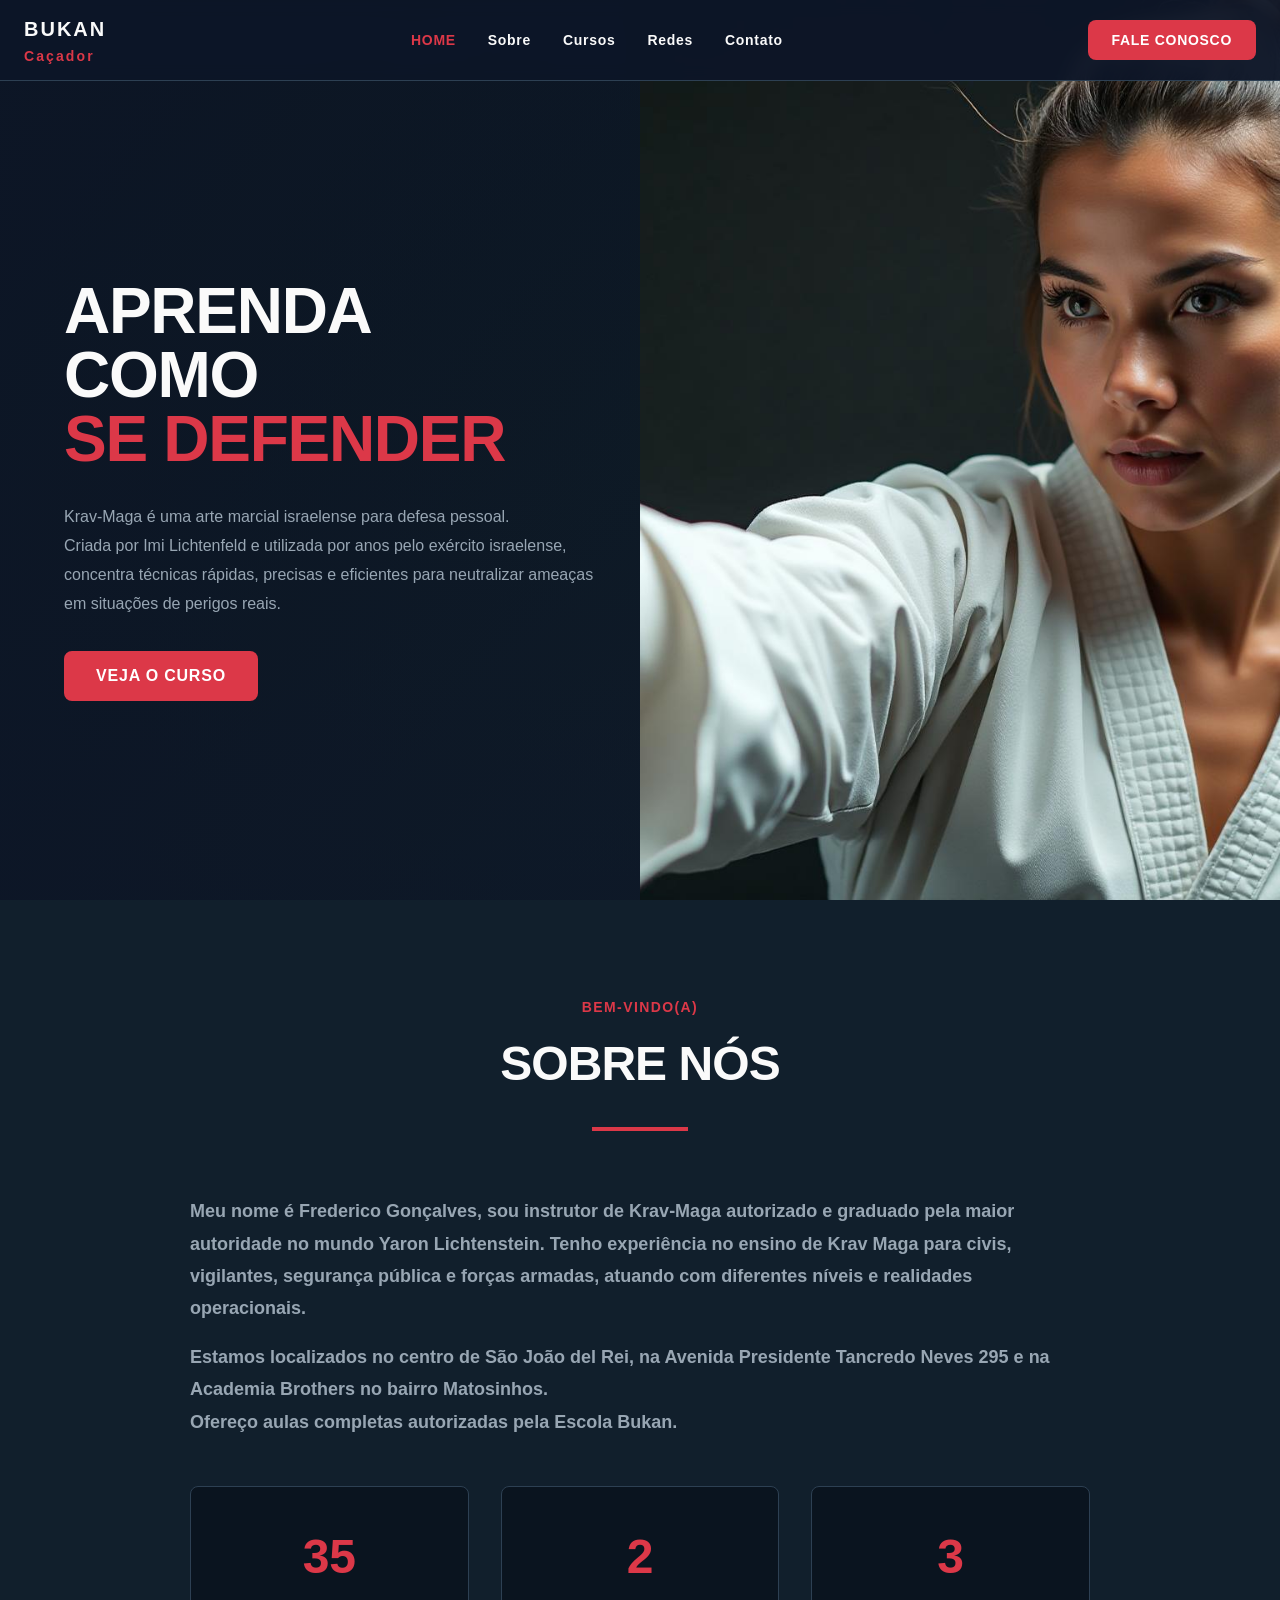
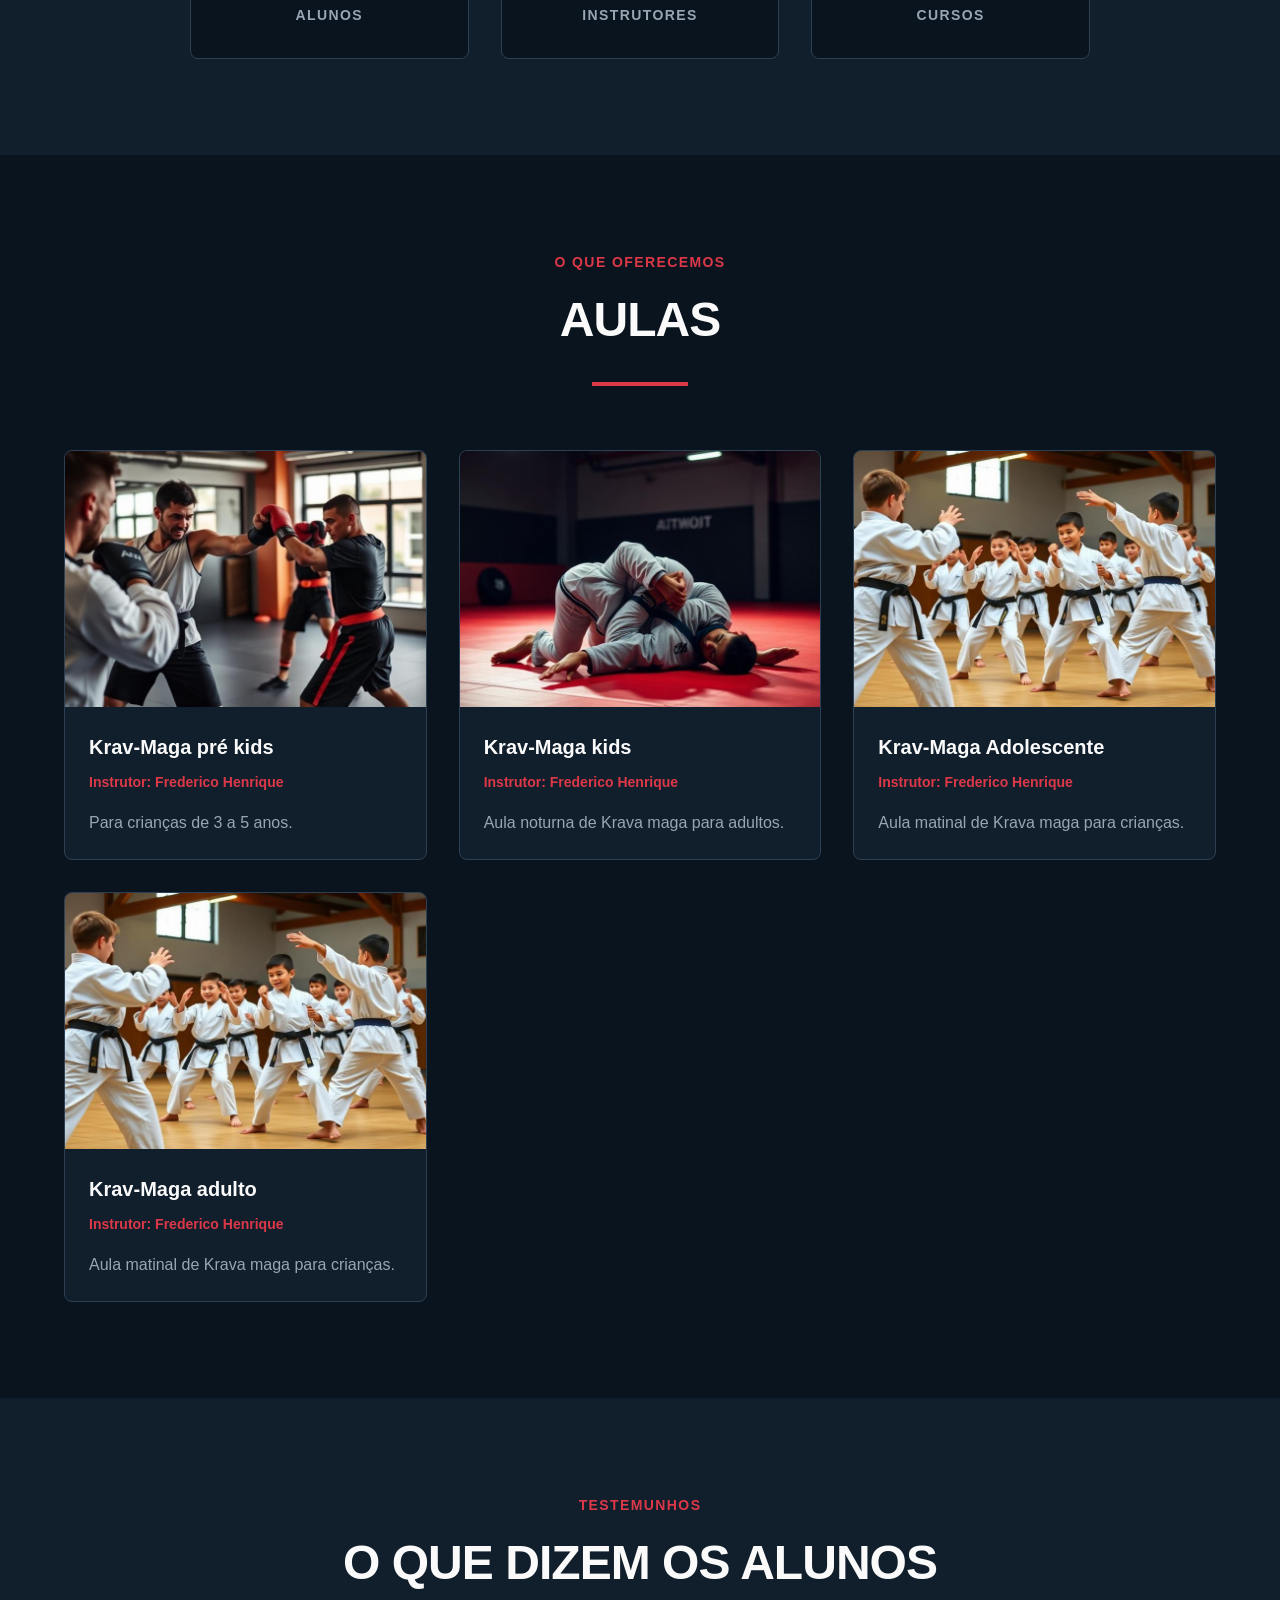
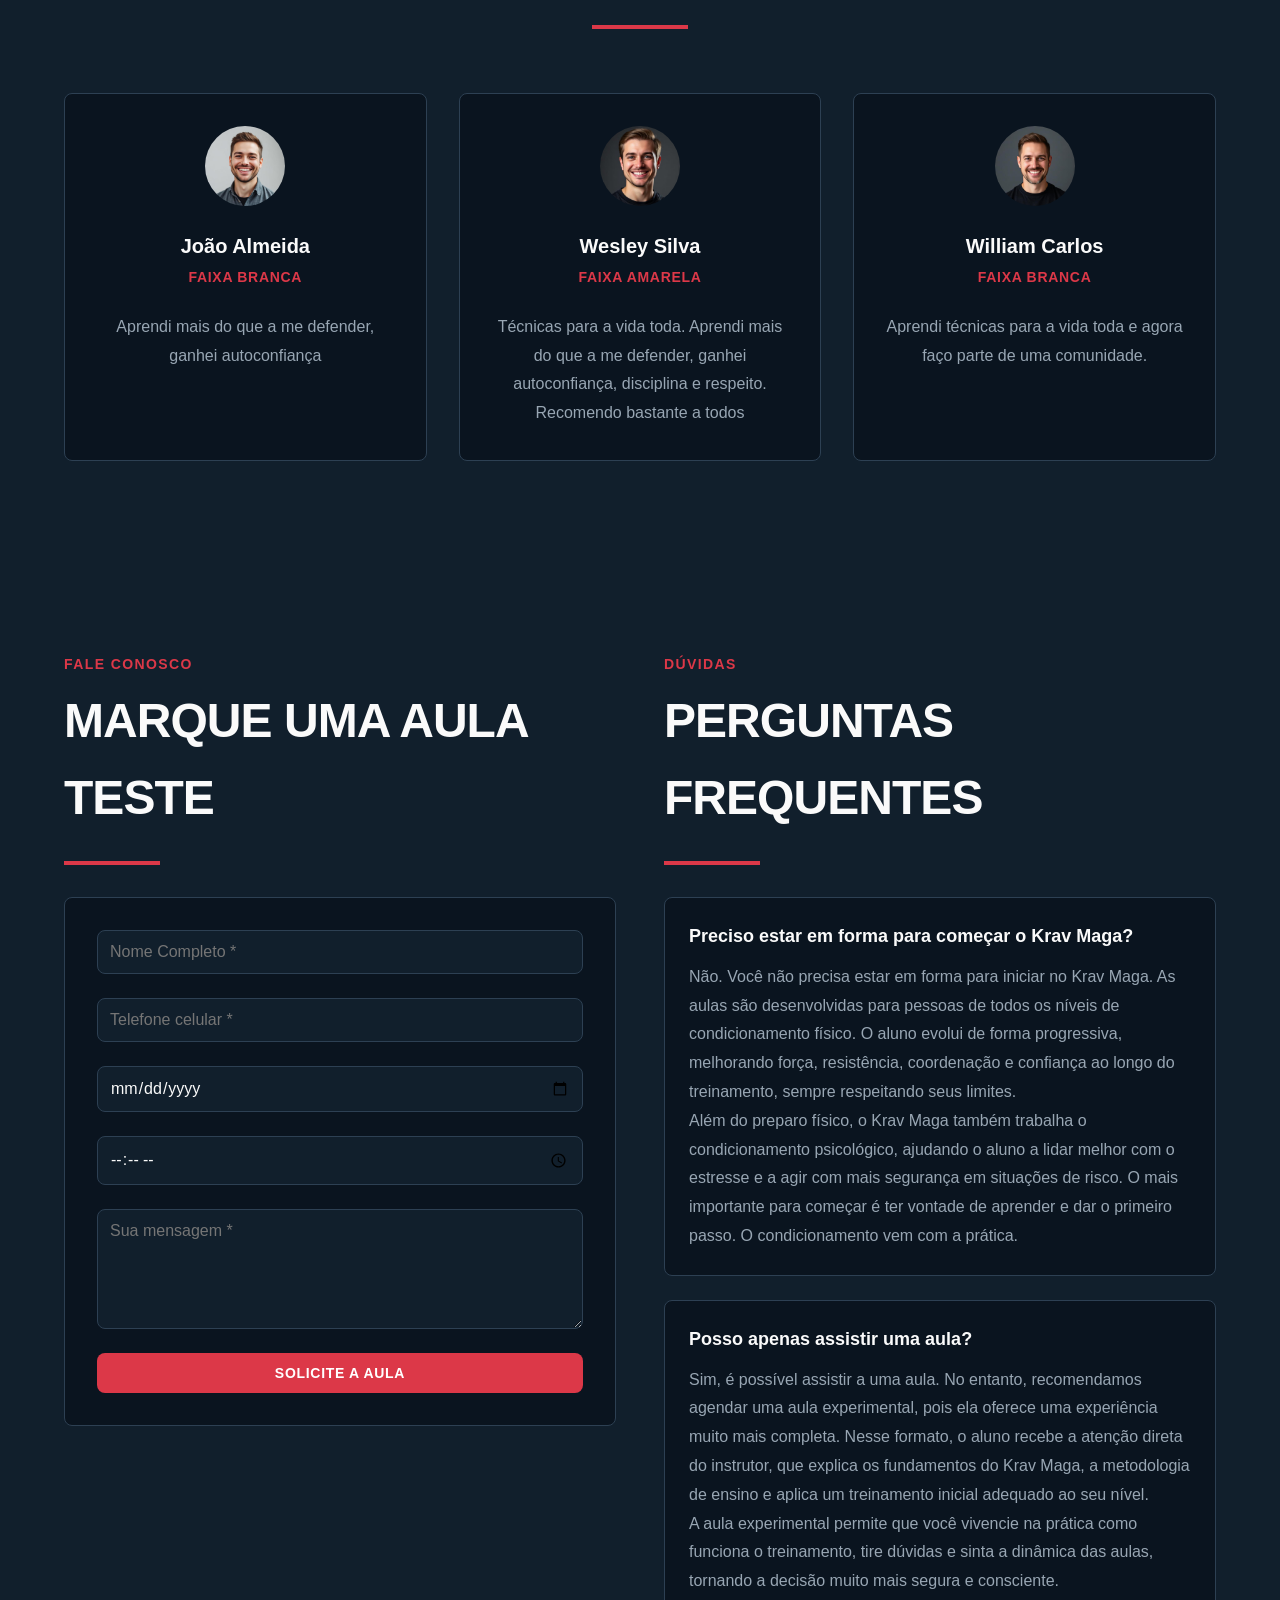
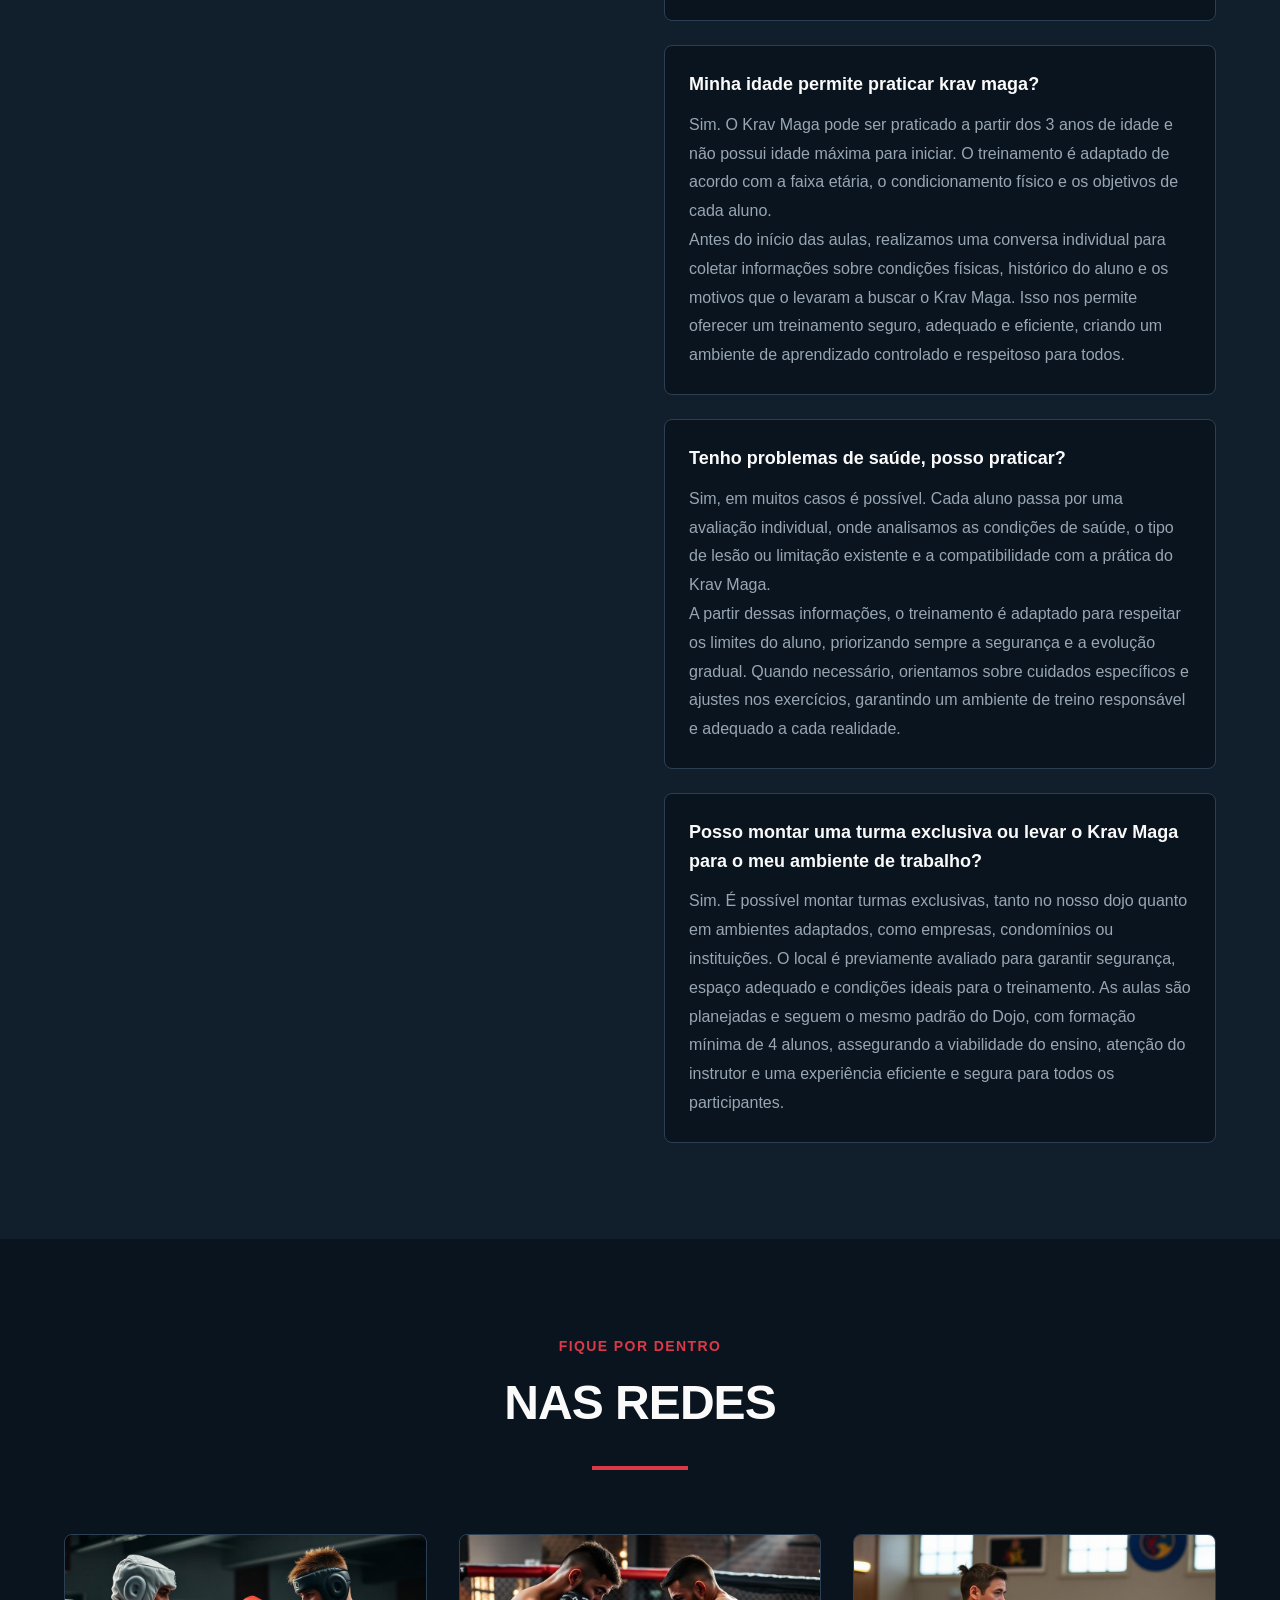
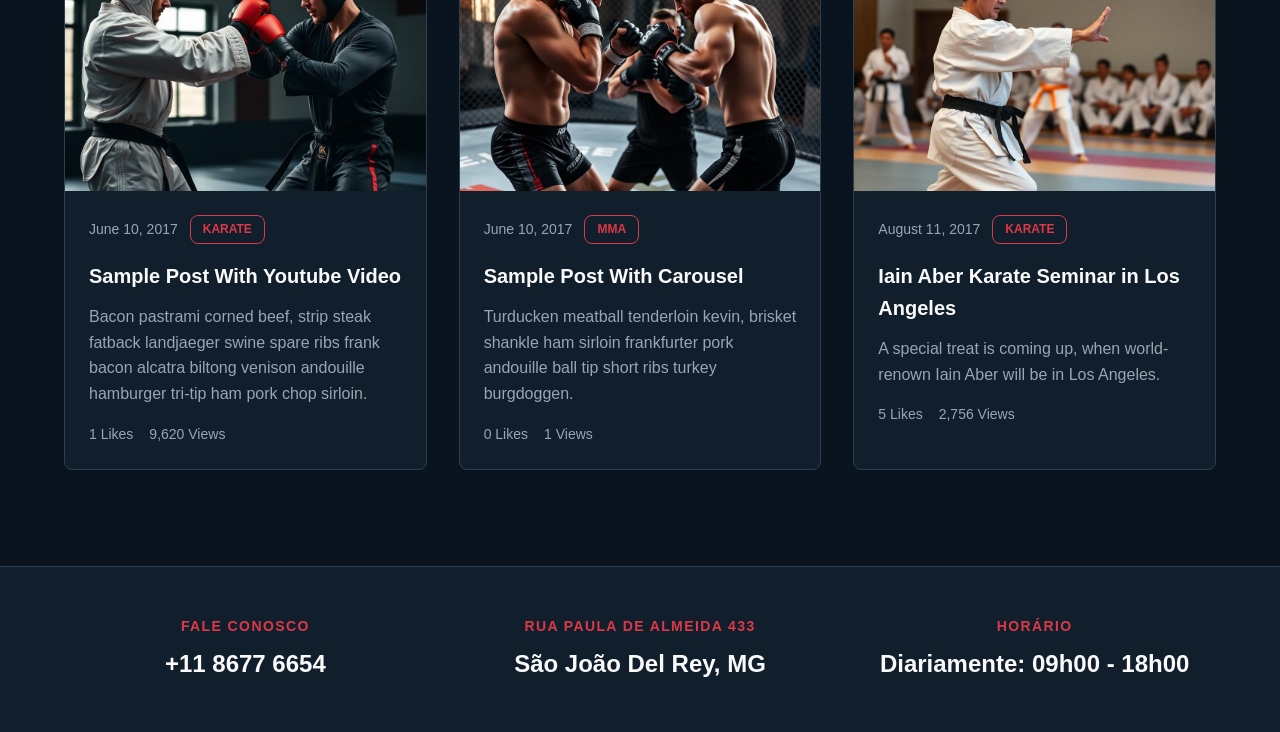
<file: index.html>
<!DOCTYPE html>
<html lang="en">
<head>
  <meta charset="UTF-8">
  <meta name="viewport" content="width=device-width, initial-scale=1.0">
  <meta name="description" content="Bukan Caçador - Krav Maga e autodefesa para todas as idades">
  <title>Bukan Caçador - Krav Maga e autodefesa para todas as idades</title>
  <link rel="stylesheet" href="styles.css">
</head>
<body>
  <!-- Navigation -->
  <nav class="nav">
    <div class="nav-container">
      <div class="nav-content">
        <div class="logo">
          <div class="logo-main">BUKAN</div>
          <div class="logo-sub">Caçador</div>
        </div>
        
        <div class="nav-links" id="navLinks">
          <a href="#home" class="nav-link active">HOME</a>
          <a href="#about" class="nav-link">Sobre</a>
          <a href="#programs" class="nav-link">Cursos</a>
          <a href="#news" class="nav-link">Redes</a>
          <a href="#contact" class="nav-link">Contato</a>
        </div>
        
        <button class="btn btn-primary">FALE CONOSCO</button>
        
        <button class="mobile-menu-btn" id="mobileMenuBtn">
          <span></span>
          <span></span>
          <span></span>
        </button>
      </div>
    </div>
  </nav>

  <!-- Hero Section -->
  <section class="hero" id="home">
    <div class="hero-overlay"></div>
    <div class="hero-content">
      <div class="container">
        <div class="hero-text">
          <h1 class="hero-title">
            <span class="hero-title-line">APRENDA</span>
            <span class="hero-title-line">COMO</span>
            <span class="hero-title-line hero-title-accent">SE DEFENDER</span>
          </h1>
          <p class="hero-subtitle">
            Krav-Maga é uma arte marcial israelense para defesa pessoal.<br>
            Criada por Imi Lichtenfeld e utilizada por anos pelo exército israelense,<br>
            concentra técnicas rápidas, precisas e eficientes para neutralizar ameaças<br> 
            em situações de perigos reais.
          </p>
          <button class="btn btn-primary btn-large">VEJA O CURSO</button>
        </div>
      </div>
    </div>
    <img src="src/assets/hero-fighter.jpg" alt="Martial Artist" class="hero-image">
  </section>

  <!-- About Section -->
  <section class="section section-light" id="about">
    <div class="container">
      <div class="section-header">
        <div class="section-label">Bem-vindo(a)</div>
        <h2 class="section-title">SOBRE NÓS</h2>
        <div class="section-divider"></div>
      </div>
      
      <div class="about-content">
        <div class="about-text">
          <p class="about-lead">
            Meu nome é Frederico Gonçalves, sou instrutor de Krav-Maga autorizado e 
            graduado pela maior autoridade no mundo Yaron Lichtenstein. Tenho experiência no ensino de Krav Maga para civis, 
            vigilantes, segurança pública e forças armadas, atuando com diferentes níveis e realidades operacionais.
          </p>
          <p class="about-lead">
            Estamos localizados no centro de São João del Rei, na Avenida Presidente Tancredo Neves 295 e na 
            Academia Brothers no bairro Matosinhos.<br>
            Ofereço aulas completas autorizadas pela Escola Bukan.
          </p>
        </div>
        <div class="about-stats">
          <div class="stat-card">
            <div class="stat-number">35</div>
            <div class="stat-label">ALUNOS</div>
          </div>
          <div class="stat-card">
            <div class="stat-number">2</div>
            <div class="stat-label">INSTRUTORES</div>
          </div>
          <div class="stat-card">
            <div class="stat-number">3</div>
            <div class="stat-label">CURSOS</div>
          </div>
        </div>
      </div>
    </div>
  </section>

  <!-- Programs Section -->
  <section class="section section-dark" id="programs">
    <div class="container">
      <div class="section-header">
        <div class="section-label">O que oferecemos</div>
        <h2 class="section-title">AULAS</h2>
        <div class="section-divider"></div>
      </div>
      
      <div class="programs-grid">
        <div class="program-card">
          <img src="src/assets/program-kickboxing.jpg" alt="Krav Maga Group 1" class="program-image">
          <div class="program-content">
            <h3 class="program-title">Krav-Maga pré kids</h3>
            <p class="program-meta">Instrutor: Frederico Henrique</p>
            <p class="program-description">Para crianças de 3 a 5 anos.</p>
          </div>
        </div>
        
        <div class="program-card">
          <img src="src/assets/program-jiujitsu.jpg" alt="Krav Maga Group 2" class="program-image">
          <div class="program-content">
            <h3 class="program-title">Krav-Maga kids</h3>
            <p class="program-meta">Instrutor: Frederico Henrique</p>
            <p class="program-description">Aula noturna de Krava maga para adultos.</p>
          </div>
        </div>
        
        <div class="program-card">
          <img src="src/assets/program-kids.jpg" alt="Krav Maga Group 3" class="program-image">
          <div class="program-content">
            <h3 class="program-title">Krav-Maga Adolescente</h3>
            <p class="program-meta">Instrutor: Frederico Henrique</p>
            <p class="program-description">Aula matinal de Krava maga para crianças.</p>
          </div>
        </div>
        <div class="program-card">
          <img src="src/assets/program-kids.jpg" alt="Krav Maga Group 4" class="program-image">
          <div class="program-content">
            <h3 class="program-title">Krav-Maga adulto</h3>
            <p class="program-meta">Instrutor: Frederico Henrique</p>
            <p class="program-description">Aula matinal de Krava maga para crianças.</p>
          </div>
        </div>
      </div>
    </div>
  </section>

  <!-- Testimonials Section -->
  <section class="section section-light">
    <div class="container">
      <div class="section-header">
        <div class="section-label">Testemunhos</div>
        <h2 class="section-title">O que dizem os alunos</h2>
        <div class="section-divider"></div>
      </div>
      
      <div class="testimonials-grid">
        <div class="testimonial-card">
          <img src="src/assets/testimonial-1.jpg" alt="John Phillips" class="testimonial-avatar">
          <h3 class="testimonial-name">João Almeida</h3>
          <p class="testimonial-role">Faixa branca</p>
          <p class="testimonial-text">Aprendi mais do que a me defender, ganhei autoconfiança</p>
        </div>
        
        <div class="testimonial-card">
          <img src="src/assets/testimonial-2.jpg" alt="Wesley Green" class="testimonial-avatar">
          <h3 class="testimonial-name">Wesley Silva</h3>
          <p class="testimonial-role">Faixa amarela</p>
          <p class="testimonial-text">Técnicas para a vida toda. Aprendi mais do que a me defender, ganhei autoconfiança, disciplina e respeito. Recomendo bastante a todos</p>
        </div>
        
        <div class="testimonial-card">
          <img src="src/assets/testimonial-3.jpg" alt="Clifford Carter" class="testimonial-avatar">
          <h3 class="testimonial-name">William Carlos</h3>
          <p class="testimonial-role">Faixa branca</p>
          <p class="testimonial-text">Aprendi técnicas para a vida toda e agora faço parte de uma comunidade.</p>
        </div>
      </div>
    </div>
  </section>

  <!-- Free Pass Section -->
  <section class="section section-light" id="contact">
    <div class="container">
      <div class="freepass-grid">
        <div class="freepass-form">
          <div class="section-label">Fale Conosco</div>
          <h2 class="section-title">Marque uma aula teste</h2>
          <div class="section-divider"></div>
          
          <form class="form" id="freePassForm">
            <input type="text" placeholder="Nome Completo *" required class="form-input">
            <input type="tel" placeholder="Telefone celular *" required class="form-input">
            <input type="date" placeholder="Data da aula *" required class="form-input">
            <input type="time" placeholder="Hora da aula *" required class="form-input">
            <textarea placeholder="Sua mensagem *" required rows="5" class="form-textarea"></textarea>
            <button type="submit" class="btn btn-primary btn-full">SOLICITE A AULA</button>
          </form>
        </div>
        
        <div class="freepass-faq">
          <div class="section-label">DÚVIDAS</div>
          <h2 class="section-title">Perguntas frequentes</h2>
          <div class="section-divider"></div>
          
          <div class="faq-list">
            <div class="faq-item">
              <h3 class="faq-question">Preciso estar em forma para começar o Krav Maga?</h3>
              <p class="faq-answer">Não. Você não precisa estar em forma para iniciar no Krav Maga. 
                As aulas são desenvolvidas para pessoas de todos os níveis de condicionamento físico. 
                O aluno evolui de forma progressiva, melhorando força, resistência, coordenação e 
                confiança ao longo do treinamento, sempre respeitando seus limites.<br>
                Além do preparo físico, o Krav Maga também trabalha o condicionamento psicológico, 
                ajudando o aluno a lidar melhor com o estresse e a agir com mais segurança 
                em situações de risco. O mais importante para começar é ter vontade de aprender e 
                dar o primeiro passo. O condicionamento vem com a prática.
              </p>
            </div>
            
            <div class="faq-item">
              <h3 class="faq-question">Posso apenas assistir uma aula?</h3>
              <p class="faq-answer">Sim, é possível assistir a uma aula. 
                No entanto, recomendamos agendar uma aula experimental, 
                pois ela oferece uma experiência muito mais completa. 
                Nesse formato, o aluno recebe a atenção direta do instrutor, 
                que explica os fundamentos do Krav Maga, a metodologia de ensino 
                e aplica um treinamento inicial adequado ao seu nível.<br>
                A aula experimental permite que você vivencie na prática como funciona o treinamento, 
                tire dúvidas e sinta a dinâmica das aulas, tornando a decisão muito mais segura e consciente.
              </p>
            </div>
            
            <div class="faq-item">
              <h3 class="faq-question">Minha idade permite praticar krav maga?</h3>
              <p class="faq-answer">
                Sim. O Krav Maga pode ser praticado a partir dos 3 anos de idade e não possui idade máxima para iniciar. O treinamento é adaptado de acordo com a faixa etária, o condicionamento físico e os objetivos de cada aluno.
                <br>Antes do início das aulas, realizamos uma conversa individual para coletar informações sobre condições físicas, histórico do aluno e os motivos que o levaram a buscar o Krav Maga. Isso nos permite oferecer um treinamento seguro, adequado e eficiente, criando um ambiente de aprendizado controlado e respeitoso para todos.
              </p>
            </div>
            
            <div class="faq-item">
              <h3 class="faq-question">Tenho problemas de saúde, posso praticar?</h3>
              <p class="faq-answer">Sim, em muitos casos é possível. Cada aluno passa por uma avaliação individual, onde analisamos as condições de saúde, o tipo de lesão ou limitação existente e a compatibilidade com a prática do Krav Maga.
              <br>A partir dessas informações, o treinamento é adaptado para respeitar os limites do aluno, priorizando sempre a segurança e a evolução gradual. Quando necessário, orientamos sobre cuidados específicos e ajustes nos exercícios, garantindo um ambiente de treino responsável e adequado a cada realidade.
              </p>
            </div>

            <div class="faq-item">
              <h3 class="faq-question">Posso montar uma turma exclusiva ou levar o Krav Maga para o meu ambiente de trabalho?</h3>
              <p class="faq-answer">
                Sim. É possível montar turmas exclusivas, tanto no nosso dojo quanto em ambientes adaptados, como empresas, condomínios ou instituições. O local é previamente avaliado para garantir segurança, espaço adequado e condições ideais para o treinamento. As aulas são planejadas e seguem o mesmo padrão do Dojo, com formação mínima de 4 alunos, assegurando a viabilidade do ensino, atenção do instrutor e uma experiência eficiente e segura para todos os participantes.
              </p>
            </div>
          </div>
        </div>
      </div>
    </div>
  </section>

  <!-- News Section -->
  <section class="section section-dark" id="news">
    <div class="container">
      <div class="section-header">
        <div class="section-label">Fique por dentro</div>
        <h2 class="section-title">nas redes</h2>
        <div class="section-divider"></div>
      </div>
      
      <div class="news-grid">
        <div class="news-card">
          <img src="src/assets/news-1.jpg" alt="Sample Post With Youtube Video" class="news-image">
          <div class="news-content">
            <div class="news-meta">
              <span class="news-date">June 10, 2017</span>
              <span class="news-badge">Karate</span>
            </div>
            <h3 class="news-title">Sample Post With Youtube Video</h3>
            <p class="news-excerpt">Bacon pastrami corned beef, strip steak fatback landjaeger swine spare ribs frank bacon alcatra biltong venison andouille hamburger tri-tip ham pork chop sirloin.</p>
            <div class="news-stats">
              <span>1 Likes</span>
              <span>9,620 Views</span>
            </div>
          </div>
        </div>
        
        <div class="news-card">
          <img src="src/assets/news-2.jpg" alt="Sample Post With Carousel" class="news-image">
          <div class="news-content">
            <div class="news-meta">
              <span class="news-date">June 10, 2017</span>
              <span class="news-badge">MMA</span>
            </div>
            <h3 class="news-title">Sample Post With Carousel</h3>
            <p class="news-excerpt">Turducken meatball tenderloin kevin, brisket shankle ham sirloin frankfurter pork andouille ball tip short ribs turkey burgdoggen.</p>
            <div class="news-stats">
              <span>0 Likes</span>
              <span>1 Views</span>
            </div>
          </div>
        </div>
        
        <div class="news-card">
          <img src="src/assets/news-3.jpg" alt="Iain Aber Karate Seminar in Los Angeles" class="news-image">
          <div class="news-content">
            <div class="news-meta">
              <span class="news-date">August 11, 2017</span>
              <span class="news-badge">Karate</span>
            </div>
            <h3 class="news-title">Iain Aber Karate Seminar in Los Angeles</h3>
            <p class="news-excerpt">A special treat is coming up, when world-renown Iain Aber will be in Los Angeles.</p>
            <div class="news-stats">
              <span>5 Likes</span>
              <span>2,756 Views</span>
            </div>
          </div>
        </div>
      </div>
    </div>
  </section>

  <!-- Footer -->
  <footer class="footer">
    <div class="container">
      <div class="footer-grid">
        <div class="footer-item">
          <div class="footer-label">FALE CONOSCO</div>
          <div class="footer-value">+11 8677 6654</div>
        </div>
        
        <div class="footer-item">
          <div class="footer-label">Rua Paula de Almeida 433</div>
          <div class="footer-value">São João Del Rey, MG</div>
        </div>
        
        <div class="footer-item">
          <div class="footer-label">Horário</div>
          <div class="footer-value">Diariamente: 09h00 - 18h00</div>
        </div>
      </div>
    </div>
  </footer>

  <script src="script.js"></script>
</body>
</html>
</file>
<file: styles.css>
/* Reset and Base Styles */
* {
  margin: 0;
  padding: 0;
  box-sizing: border-box;
}

:root {
  --background: hsl(210, 50%, 8%);
  --foreground: hsl(0, 0%, 98%);
  --card: hsl(210, 45%, 12%);
  --card-foreground: hsl(0, 0%, 98%);
  --primary: hsl(354, 70%, 54%);
  --primary-foreground: hsl(0, 0%, 100%);
  --secondary: hsl(210, 40%, 18%);
  --secondary-foreground: hsl(0, 0%, 98%);
  --muted: hsl(210, 35%, 20%);
  --muted-foreground: hsl(210, 15%, 65%);
  --border: hsl(210, 30%, 25%);
  --radius: 0.5rem;
}

body {
  font-family: -apple-system, BlinkMacSystemFont, 'Segoe UI', Roboto, 'Helvetica Neue', Arial, sans-serif;
  background-color: var(--background);
  color: var(--foreground);
  line-height: 1.6;
  overflow-x: hidden;
}

img {
  max-width: 100%;
  height: auto;
  display: block;
}

/* Container */
.container {
  max-width: 1200px;
  margin: 0 auto;
  padding: 0 1.5rem;
}

/* Navigation */
.nav {
  position: fixed;
  top: 0;
  left: 0;
  right: 0;
  z-index: 50;
  background: rgba(13, 22, 39, 0.95);
  backdrop-filter: blur(8px);
  border-bottom: 1px solid var(--border);
}

.nav-container {
  max-width: 1400px;
  margin: 0 auto;
  padding: 0 1.5rem;
}

.nav-content {
  display: flex;
  align-items: center;
  justify-content: space-between;
  height: 80px;
}

.logo {
  display: flex;
  flex-direction: column;
  gap: 0;
}

.logo-main {
  font-size: 1.25rem;
  font-weight: 900;
  letter-spacing: 0.1em;
  color: var(--foreground);
}

.logo-sub {
  font-size: 0.875rem;
  font-weight: 700;
  letter-spacing: 0.15em;
  color: var(--primary);
}

.nav-links {
  display: flex;
  gap: 2rem;
  align-items: center;
}

.nav-link {
  color: var(--foreground);
  text-decoration: none;
  font-size: 0.875rem;
  font-weight: 600;
  letter-spacing: 0.05em;
  transition: color 0.3s ease;
}

.nav-link:hover,
.nav-link.active {
  color: var(--primary);
}

.mobile-menu-btn {
  display: none;
  flex-direction: column;
  gap: 4px;
  background: none;
  border: none;
  cursor: pointer;
  padding: 8px;
}

.mobile-menu-btn span {
  width: 24px;
  height: 2px;
  background: var(--foreground);
  transition: all 0.3s ease;
}

/* Button Styles */
.btn {
  padding: 0.75rem 1.5rem;
  border: none;
  border-radius: var(--radius);
  font-weight: 700;
  font-size: 0.875rem;
  letter-spacing: 0.05em;
  cursor: pointer;
  transition: all 0.3s ease;
  text-transform: uppercase;
}

.btn-primary {
  background-color: var(--primary);
  color: var(--primary-foreground);
}

.btn-primary:hover {
  background-color: hsl(354, 70%, 48%);
  transform: translateY(-2px);
}

.btn-large {
  padding: 1rem 2rem;
  font-size: 1rem;
}

.btn-full {
  width: 100%;
}

/* Hero Section */
.hero {
  position: relative;
  min-height: 100vh;
  display: flex;
  align-items: center;
  background: linear-gradient(135deg, var(--background) 0%, var(--card) 100%);
  padding-top: 80px;
  overflow: hidden;
}

.hero-overlay {
  position: absolute;
  inset: 0;
  background: radial-gradient(circle at 50% 50%, transparent 0%, rgba(13, 22, 39, 0.9) 100%);
  z-index: 1;
}

.hero-content {
  position: relative;
  z-index: 2;
  width: 100%;
}

.hero-text {
  max-width: 600px;
}

.hero-title {
  display: flex;
  flex-direction: column;
  font-size: 4rem;
  font-weight: 900;
  line-height: 1;
  margin-bottom: 2rem;
  letter-spacing: -0.02em;
}

.hero-title-line {
  display: block;
}

.hero-title-accent {
  color: var(--primary);
}

.hero-subtitle {
  font-size: 1rem;
  color: var(--muted-foreground);
  margin-bottom: 2rem;
  line-height: 1.8;
}

.hero-image {
  position: absolute;
  right: 0;
  bottom: 0;
  height: 100%;
  width: auto;
  max-width: 50%;
  object-fit: cover;
  object-position: center;
  z-index: 1;
}

.hero-pagination {
  position: absolute;
  bottom: 2rem;
  left: 50%;
  transform: translateX(-50%);
  display: flex;
  gap: 0.5rem;
  z-index: 2;
}

.hero-dot {
  width: 12px;
  height: 12px;
  border-radius: 50%;
  border: 2px solid var(--foreground);
  background: transparent;
  cursor: pointer;
  transition: all 0.3s ease;
}

.hero-dot.active {
  background: var(--primary);
  border-color: var(--primary);
}

/* Section Styles */
.section {
  padding: 6rem 0;
}

.section-light {
  background-color: var(--card);
}

.section-dark {
  background-color: var(--background);
}

.section-header {
  text-align: center;
  margin-bottom: 4rem;
}

.section-label {
  font-size: 0.875rem;
  font-weight: 700;
  color: var(--primary);
  text-transform: uppercase;
  letter-spacing: 0.1em;
  margin-bottom: 0.5rem;
}

.section-title {
  font-size: 3rem;
  font-weight: 900;
  text-transform: uppercase;
  margin-bottom: 1.5rem;
  letter-spacing: -0.02em;
}

.section-divider {
  height: 4px;
  width: 96px;
  background-color: var(--primary);
  margin: 0 auto;
}

/* About Section */
.about-content {
  display: grid;
  grid-template-columns: 1fr;
  gap: 3rem;
  align-items: center;
  max-width: 900px;
  margin: 0 auto;
}

.about-text {
  display: flex;
  flex-direction: column;
  gap: 1rem;
}

.about-lead {
  font-size: 1.125rem;
  font-weight: 600;
  color: var(--foreground);
}

.about-text p {
  color: var(--muted-foreground);
  line-height: 1.8;
}

.about-stats {
  display: grid;
  grid-template-columns: repeat(3, 1fr);
  gap: 2rem;
}

.stat-card {
  background: var(--background);
  padding: 2rem;
  border-radius: var(--radius);
  text-align: center;
  border: 1px solid var(--border);
}

.stat-number {
  font-size: 3rem;
  font-weight: 900;
  color: var(--primary);
  margin-bottom: 0.5rem;
}

.stat-label {
  font-size: 0.875rem;
  font-weight: 700;
  color: var(--muted-foreground);
  letter-spacing: 0.1em;
}

/* Programs Grid */
.programs-grid {
  display: grid;
  grid-template-columns: repeat(auto-fit, minmax(300px, 1fr));
  gap: 2rem;
}

.program-card {
  background: var(--card);
  border: 1px solid var(--border);
  border-radius: var(--radius);
  overflow: hidden;
  transition: border-color 0.3s ease;
}

.program-card:hover {
  border-color: var(--primary);
}

.program-image {
  width: 100%;
  height: 16rem;
  object-fit: cover;
}

.program-content {
  padding: 1.5rem;
}

.program-title {
  font-size: 1.25rem;
  font-weight: 700;
  margin-bottom: 0.5rem;
}

.program-meta {
  font-size: 0.875rem;
  color: var(--primary);
  font-weight: 600;
  margin-bottom: 1rem;
}

.program-description {
  color: var(--muted-foreground);
}

/* Testimonials Grid */
.testimonials-grid {
  display: grid;
  grid-template-columns: repeat(auto-fit, minmax(300px, 1fr));
  gap: 2rem;
}

.testimonial-card {
  background: var(--background);
  border: 1px solid var(--border);
  border-radius: var(--radius);
  padding: 2rem;
  text-align: center;
}

.testimonial-avatar {
  width: 80px;
  height: 80px;
  border-radius: 50%;
  object-fit: cover;
  margin: 0 auto 1.5rem;
}

.testimonial-name {
  font-size: 1.25rem;
  font-weight: 700;
  margin-bottom: 0.25rem;
}

.testimonial-role {
  font-size: 0.875rem;
  color: var(--primary);
  font-weight: 600;
  text-transform: uppercase;
  letter-spacing: 0.05em;
  margin-bottom: 1.5rem;
}

.testimonial-text {
  color: var(--muted-foreground);
  line-height: 1.8;
}

/* Instructors Grid */
.instructors-grid {
  display: grid;
  grid-template-columns: repeat(auto-fit, minmax(300px, 1fr));
  gap: 2rem;
}

.instructor-card {
  background: var(--card);
  border: 1px solid var(--border);
  border-radius: var(--radius);
  overflow: hidden;
}

.instructor-image {
  width: 100%;
  height: 20rem;
  object-fit: cover;
}

.instructor-content {
  padding: 1.5rem;
  text-align: center;
}

.instructor-name {
  font-size: 1.5rem;
  font-weight: 700;
  margin-bottom: 0.5rem;
}

.instructor-title {
  font-size: 0.875rem;
  color: var(--primary);
  font-weight: 600;
  text-transform: uppercase;
  letter-spacing: 0.05em;
  margin-bottom: 1rem;
}

.instructor-description {
  color: var(--muted-foreground);
  line-height: 1.8;
}

/* Free Pass Section */
.freepass-grid {
  display: grid;
  grid-template-columns: repeat(auto-fit, minmax(400px, 1fr));
  gap: 3rem;
  align-items: start;
}

.freepass-form,
.freepass-faq {
  text-align: left;
}

.freepass-form .section-label,
.freepass-faq .section-label {
  text-align: left;
}

.freepass-form .section-title,
.freepass-faq .section-title {
  text-align: left;
}

.freepass-form .section-divider,
.freepass-faq .section-divider {
  margin: 0 0 2rem 0;
}

.form {
  background: var(--background);
  border: 1px solid var(--border);
  border-radius: var(--radius);
  padding: 2rem;
  display: flex;
  flex-direction: column;
  gap: 1.5rem;
}

.form-input,
.form-textarea {
  width: 100%;
  padding: 0.75rem;
  border: 1px solid var(--border);
  border-radius: var(--radius);
  background: var(--card);
  color: var(--foreground);
  font-family: inherit;
  font-size: 1rem;
  transition: border-color 0.3s ease;
}

.form-input:focus,
.form-textarea:focus {
  outline: none;
  border-color: var(--primary);
}

.form-textarea {
  resize: vertical;
  min-height: 120px;
}

.faq-list {
  display: flex;
  flex-direction: column;
  gap: 1.5rem;
}

.faq-item {
  background: var(--background);
  border: 1px solid var(--border);
  border-radius: var(--radius);
  padding: 1.5rem;
}

.faq-question {
  font-size: 1.125rem;
  font-weight: 700;
  margin-bottom: 0.75rem;
}

.faq-answer {
  color: var(--muted-foreground);
  line-height: 1.8;
}

/* News Grid */
.news-grid {
  display: grid;
  grid-template-columns: repeat(auto-fit, minmax(300px, 1fr));
  gap: 2rem;
}

.news-card {
  background: var(--card);
  border: 1px solid var(--border);
  border-radius: var(--radius);
  overflow: hidden;
  transition: border-color 0.3s ease;
}

.news-card:hover {
  border-color: var(--primary);
}

.news-image {
  width: 100%;
  height: 16rem;
  object-fit: cover;
}

.news-content {
  padding: 1.5rem;
}

.news-meta {
  display: flex;
  align-items: center;
  gap: 0.75rem;
  margin-bottom: 1rem;
}

.news-date {
  font-size: 0.875rem;
  color: var(--muted-foreground);
}

.news-badge {
  font-size: 0.75rem;
  padding: 0.25rem 0.75rem;
  border: 1px solid var(--primary);
  color: var(--primary);
  border-radius: var(--radius);
  text-transform: uppercase;
  font-weight: 600;
}

.news-title {
  font-size: 1.25rem;
  font-weight: 700;
  margin-bottom: 0.75rem;
  cursor: pointer;
  transition: color 0.3s ease;
}

.news-title:hover {
  color: var(--primary);
}

.news-excerpt {
  color: var(--muted-foreground);
  margin-bottom: 1rem;
}

.news-stats {
  display: flex;
  gap: 1rem;
  font-size: 0.875rem;
  color: var(--muted-foreground);
}

/* Footer */
.footer {
  background: var(--card);
  border-top: 1px solid var(--border);
  padding: 3rem 0;
}

.footer-grid {
  display: grid;
  grid-template-columns: repeat(auto-fit, minmax(250px, 1fr));
  gap: 2rem;
  text-align: center;
}

.footer-label {
  font-size: 0.875rem;
  font-weight: 700;
  color: var(--primary);
  text-transform: uppercase;
  letter-spacing: 0.1em;
  margin-bottom: 0.5rem;
}

.footer-value {
  font-size: 1.5rem;
  font-weight: 700;
  color: var(--foreground);
}

/* Responsive Design */
@media (max-width: 768px) {
  .nav-links {
    display: none;
    position: absolute;
    top: 80px;
    left: 0;
    right: 0;
    background: rgba(13, 22, 39, 0.98);
    flex-direction: column;
    padding: 2rem;
    border-bottom: 1px solid var(--border);
  }
  
  .nav-links.active {
    display: flex;
  }
  
  .mobile-menu-btn {
    display: flex;
  }
  
  .hero-title {
    font-size: 2.5rem;
  }
  
  .hero-image {
    opacity: 0.3;
    max-width: 100%;
  }
  
  .section-title {
    font-size: 2rem;
  }
  
  .about-stats {
    grid-template-columns: 1fr;
  }
  
  .freepass-grid {
    grid-template-columns: 1fr;
  }
  
  .footer-grid {
    grid-template-columns: 1fr;
  }
}

@media (min-width: 769px) {
  .about-content {
    grid-template-columns: 1fr;
  }
  
  .hero-text {
    padding-right: 2rem;
  }
}
</file>
